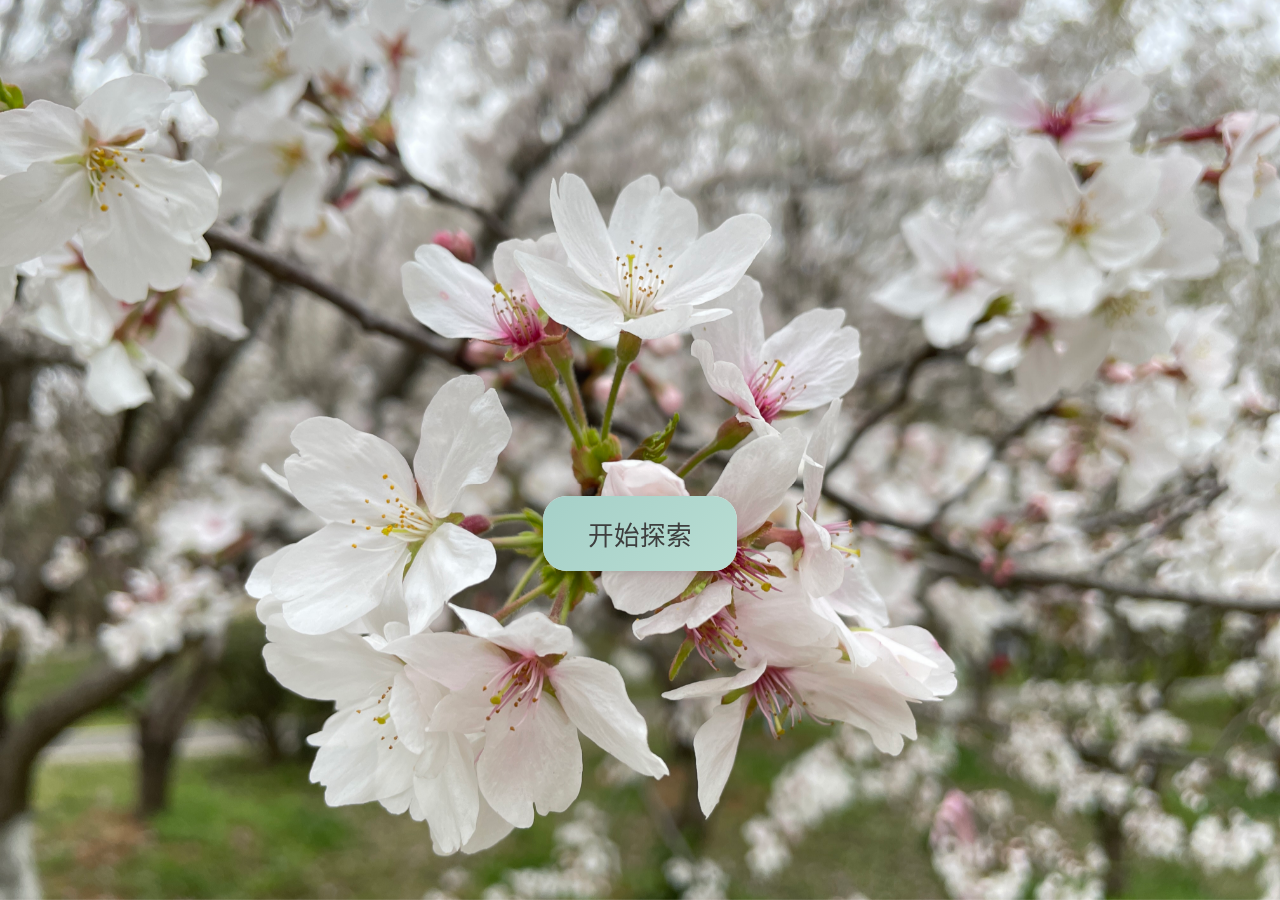
<file: index.html>
<!DOCTYPE html>
<html lang="zh-CN">
<head>
    <meta charset="UTF-8">
    <meta name="viewport" content="width=device-width, initial-scale=1.0">
    <title>珊珊的世界</title>
    <link rel="preconnect" href="https://fonts.googleapis.com">
    <link rel="preconnect" href="https://fonts.gstatic.com" crossorigin>
    <link href="https://fonts.googleapis.com/css2?family=Inter:wght@300;400;500&family=Poppins:wght@300;400;500&display=swap" rel="stylesheet">
    <style>
        /* 备用字体确保在本地也能正常显示 */
        body {
            font-family: -apple-system, BlinkMacSystemFont, 'Segoe UI', Roboto, 'Microsoft YaHei', sans-serif;
        }
    </style>
    <link rel="stylesheet" href="assets/css/main.css">
    <link rel="stylesheet" href="assets/css/responsive.css">
</head>
<body>
    <!-- 背景容器 -->
    <div class="background-container">
        <div class="hero-image"></div>
        <div class="grain-overlay"></div>
    </div>
    
    <!-- 主容器 -->
    <div class="home-container">
        <div class="content-wrapper">
            <!-- 动态标题 -->
            <h1 class="animated-title">
                <span class="char">欢</span>
                <span class="char">迎</span>
                <span class="char">来</span>
                <span class="char">到</span>
                <span class="char">珊</span>
                <span class="char">珊</span>
                <span class="char">的</span>
                <span class="char">世</span>
                <span class="char">界</span>
            </h1>
            
            <!-- 探索按钮 -->
            <button class="explore-btn" onclick="navigateToGallery()">
                开始探索
            </button>
        </div>
    </div>
    
    <script src="assets/js/home-transition.js"></script>
</body>
</html>
</file>
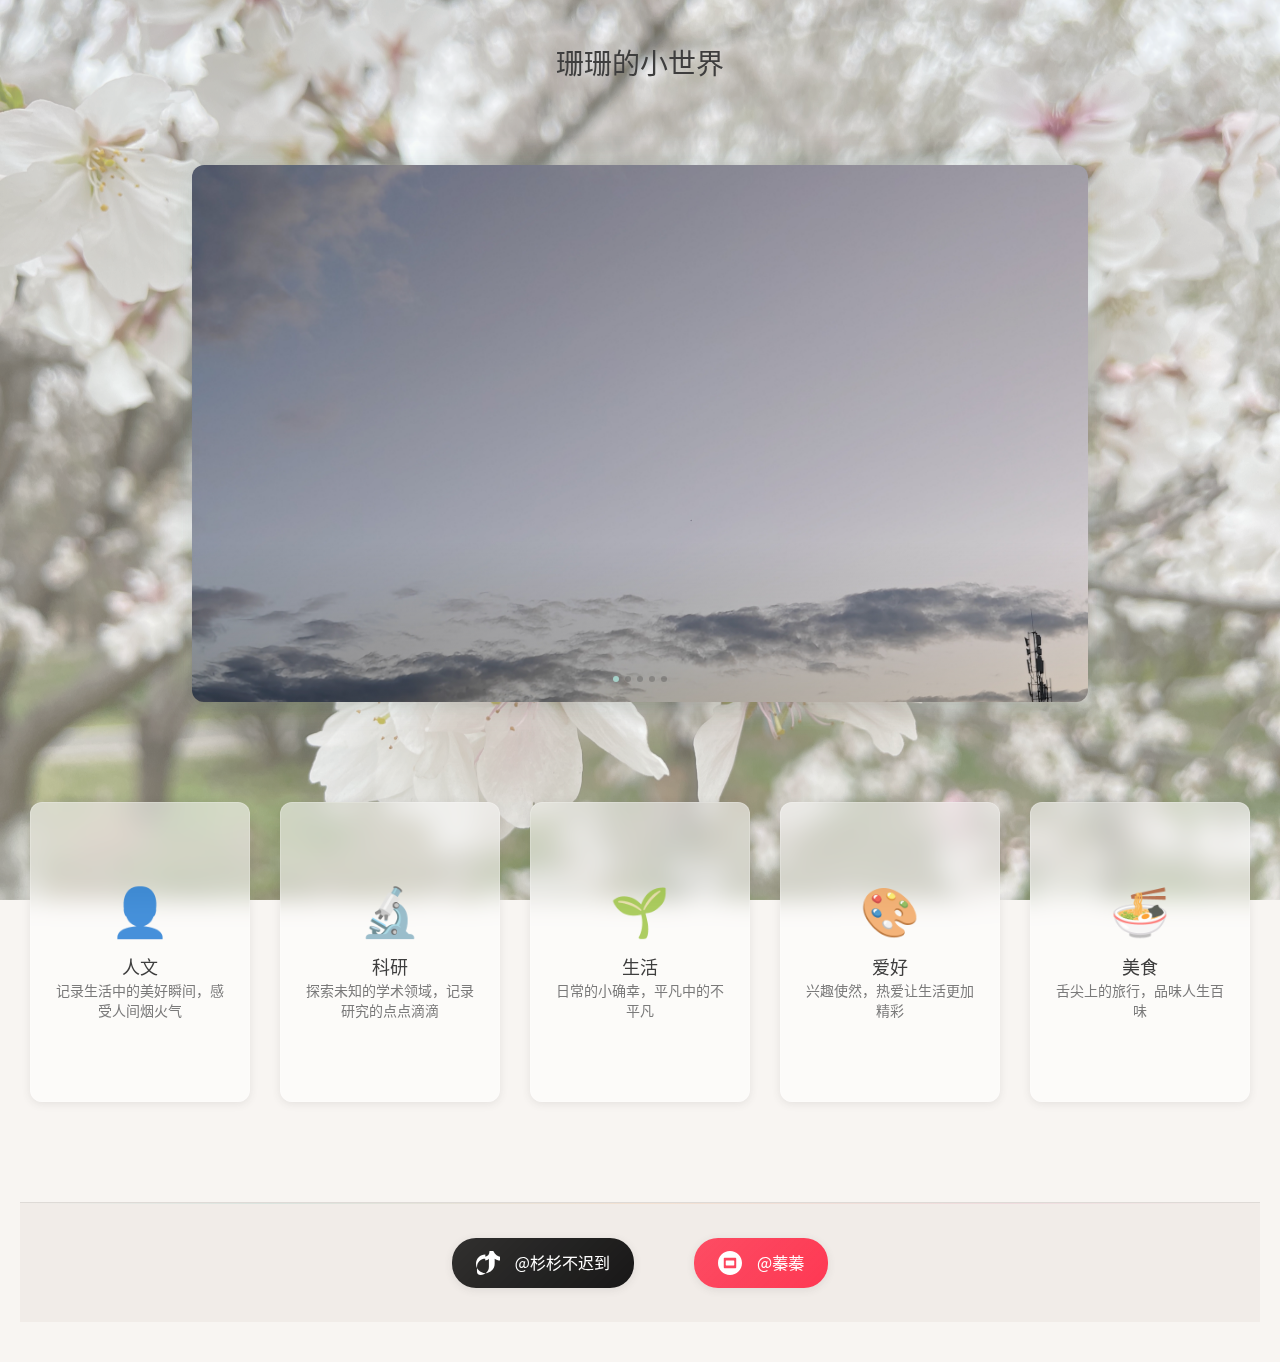
<file: gallery.html>
<!DOCTYPE html>
<html lang="zh-CN">
<head>
    <meta charset="UTF-8">
    <meta name="viewport" content="width=device-width, initial-scale=1.0">
    <title>珊珊的作品集</title>
    <link rel="preconnect" href="https://fonts.googleapis.com">
    <link rel="preconnect" href="https://fonts.gstatic.com" crossorigin>
    <link href="https://fonts.googleapis.com/css2?family=Inter:wght@300;400;500&family=Poppins:wght@300;400;500&display=swap" rel="stylesheet">
    <link rel="stylesheet" href="assets/css/main.css">
    <link rel="stylesheet" href="assets/css/responsive.css">
</head>
<body>
    <!-- 背景容器 -->
    <div class="background-container">
        <div class="hero-image"></div>
        <div class="grain-overlay"></div>
    </div>
    
    <!-- 画廊容器 -->
    <div class="gallery-container">
        <!-- 页面标题 -->
        <h2 class="gallery-title">珊珊的小世界</h2>
        
        <!-- 轮播图区域 -->
        <div class="carousel-container">
            <div class="carousel-wrapper">
                <div class="carousel-slide active">
                    <img src="assets/images/carousel/IMG_20250816_194758.jpg" alt="珊珊的摄影作品1" />
                </div>
                <div class="carousel-slide">
                    <img src="assets/images/carousel/IMG_20250816_194728.jpg" alt="珊珊的摄影作品2" />
                </div>
                <div class="carousel-slide">
                    <img src="assets/images/carousel/IMG_20250813_193802.jpg" alt="珊珊的摄影作品3" />
                </div>
                <div class="carousel-slide">
                    <img src="assets/images/carousel/IMG_20250813_194159.jpg" alt="珊珊的摄影作品4" />
                </div>
                <div class="carousel-slide">
                    <img src="assets/images/carousel/IMG_20250405_190539.jpg" alt="珊珊的摄影作品5" />
                </div>
            </div>
            
            <!-- 导航按钮 -->
            <button class="carousel-nav prev" onclick="changeSlide(-1)">‹</button>
            <button class="carousel-nav next" onclick="changeSlide(1)">›</button>
            
            <!-- 指示器 -->
            <div class="carousel-indicators">
                <div class="indicator active" onclick="goToSlide(0)"></div>
                <div class="indicator" onclick="goToSlide(1)"></div>
                <div class="indicator" onclick="goToSlide(2)"></div>
                <div class="indicator" onclick="goToSlide(3)"></div>
                <div class="indicator" onclick="goToSlide(4)"></div>
            </div>
        </div>
        
        <!-- 五大卡片 -->
        <div class="cards-grid">
            <div class="category-card" onclick="openModal('human')">
                <div class="card-icon">👤</div>
                <div class="card-content">
                    <h3 class="card-title">人文</h3>
                    <p class="card-description">记录生活中的美好瞬间，感受人间烟火气</p>
                </div>
            </div>
            
            <div class="category-card" onclick="openModal('research')">
                <div class="card-icon">🔬</div>
                <div class="card-content">
                    <h3 class="card-title">科研</h3>
                    <p class="card-description">探索未知的学术领域，记录研究的点点滴滴</p>
                </div>
            </div>
            
            <div class="category-card" onclick="openModal('life')">
                <div class="card-icon">🌱</div>
                <div class="card-content">
                    <h3 class="card-title">生活</h3>
                    <p class="card-description">日常的小确幸，平凡中的不平凡</p>
                </div>
            </div>
            
            <div class="category-card" onclick="openModal('hobby')">
                <div class="card-icon">🎨</div>
                <div class="card-content">
                    <h3 class="card-title">爱好</h3>
                    <p class="card-description">兴趣使然，热爱让生活更加精彩</p>
                </div>
            </div>
            
            <div class="category-card" onclick="openModal('food')">
                <div class="card-icon">🍜</div>
                <div class="card-content">
                    <h3 class="card-title">美食</h3>
                    <p class="card-description">舌尖上的旅行，品味人生百味</p>
                </div>
            </div>
        </div>
        
        <!-- 底部社交栏 -->
        <div class="social-bar">
            <a href="https://v.douyin.com/lqZfxQIH7tg" class="social-link douyin" target="_blank">
                <span class="social-icon">
                    <svg xmlns="http://www.w3.org/2000/svg" viewBox="0 0 512 512">
                        <path d="M368.07,0h-79.84c-1.74,73.43-31.15,113.09-91.47,120v83.41c32.4-3.42,58.18-15.8,78.65-36.51v168c0,97.26-79.07,176.33-176.33,176.33S22.75,432.17,22.75,334.91,101.82,158.58,199.08,158.58v-84C89.18,74.58,0,163.76,0,273.66,0,383.57,89.18,472.75,199.08,472.75S398.17,383.57,398.17,273.66V166.33c34.31,24.73,74.82,38.9,113.83,38.9V121.39C469.93,121.39,408.33,83.5,368.07,0Z"/>
                    </svg>
                </span>
                <span>@杉杉不迟到</span>
            </a>
            <a href="https://www.xiaohongshu.com/collection/item/68afbc3d0165000000000001?xhsshare=CopyLink&appuid=61cb29f6000000001000ccf1&apptime=1756348046" class="social-link xiaohongshu" target="_blank">
                <span class="social-icon">
                    <svg xmlns="http://www.w3.org/2000/svg" viewBox="0 0 512 512">
                        <path d="M256,0C114.84,0,0,114.84,0,256S114.84,512,256,512,512,397.16,512,256,397.16,0,256,0ZM388.75,347.52c0,11.76-9.6,21.36-21.36,21.36H144.61c-11.76,0-21.36-9.6-21.36-21.36V164.48c0-11.76,9.6-21.36,21.36-21.36h222.78c11.76,0,21.36,9.6,21.36,21.36Zm-52.8-146.88H176.05c-5.88,0-10.68,4.8-10.68,10.68v89.76c0,5.88,4.8,10.68,10.68,10.68h159.9c5.88,0,10.68-4.8,10.68-10.68V211.32C346.63,205.44,341.83,200.64,335.95,200.64Z"/>
                    </svg>
                </span>
                <span>@蓁蓁</span>
            </a>
        </div>
    </div>
    
    <!-- 模态框 -->
    <div class="modal-overlay" id="modalOverlay">
        <div class="modal-content">
            <div class="modal-header">
                <h3 class="modal-title" id="modalTitle">文件夹标题</h3>
                <button class="close-btn" onclick="closeModal()">×</button>
            </div>
            <div class="modal-body">
                <div class="masonry-grid" id="masonryGrid">
                    <!-- 动态加载内容 -->
                </div>
            </div>
        </div>
    </div>

    <script src="assets/js/gallery-carousel.js"></script>
    <script src="assets/js/modal-gallery.js"></script>
</body>
</html>
</file>
<file: assets/css/main.css>
/* ===== 根变量和重置 ===== */
:root {
    /* 色彩系统 */
    --bg-primary: #F8F5F2;      /* 杏仁奶白 */
    --bg-secondary: #F1ECE8;    /* 更暖一点的纸纹色 */
    --accent-mint: #A5D0C8;     /* 薄荷雾 */
    --accent-orange: #F7C8A0;   /* 杏仁橘 */
    --accent-rose: #E9B4C7;     /* 淡玫瑰 */
    --text-primary: #3E3E3E;    /* 深石墨 */
    --text-secondary: #7A7A7A;  /* 次文本 */
    --shadow-color: rgba(62, 62, 62, 0.1); /* 10% 透明度的石墨色 */
    
    /* 字体系统 */
    --font-chinese: 'Noto Sans CJK SC', 'Source Han Sans CN', 'PingFang SC', 'Microsoft YaHei', sans-serif;
    --font-english: 'Inter', 'Poppins', -apple-system, BlinkMacSystemFont, 'Segoe UI', Roboto, sans-serif;
    
    /* 尺寸系统 */
    --radius-small: 8px;
    --radius-medium: 12px;
    --radius-large: 24px;
    --shadow-light: 0 2px 8px var(--shadow-color);
    --shadow-medium: 0 4px 16px var(--shadow-color);
    --shadow-heavy: 0 8px 32px var(--shadow-color);
    --shadow-glow: 0 0 30px rgba(165, 208, 200, 0.2);
    
    /* 动画变量 */
    --transition-smooth: all 0.3s cubic-bezier(0.4, 0, 0.2, 1);
    --animation-float: float 6s ease-in-out infinite;
}

* {
    margin: 0;
    padding: 0;
    box-sizing: border-box;
}

html {
    scroll-behavior: smooth;
}

body {
    font-family: var(--font-chinese);
    color: var(--text-primary);
    line-height: 1.6;
    background-color: var(--bg-primary);
    overflow-x: hidden;
}

/* ===== 背景系统 ===== */
.background-container {
    position: fixed;
    top: 0;
    left: 0;
    width: 100%;
    height: 100%;
    z-index: 0;
}

.hero-image {
    position: absolute;
    top: 0;
    left: 0;
    width: 100%;
    height: 100%;
    background: url('../images/backgrounds/aee6964a98bf11cb68b41fac266eebef.JPG') center center / cover no-repeat;
    z-index: 1;
}

.grain-overlay {
    display: none;
}

@keyframes kenBurns {
    0% {
        transform: scale(1) translateX(0);
        opacity: 0.08;
    }
    50% {
        opacity: 0.12;
    }
    100% {
        transform: scale(1.05) translateX(-2%);
        opacity: 0.08;
    }
}

/* ===== 首页样式 ===== */
.home-container {
    min-height: 100vh;
    display: flex;
    align-items: center;
    justify-content: center;
    position: relative;
    z-index: 1;
}

.content-wrapper {
    text-align: center;
    animation: contentFadeIn 1.5s ease-out;
}

.animated-title {
    font-size: 128px;
    font-weight: 700;
    margin-bottom: 60px;
    font-family: "Microsoft YaHei", "微软雅黑", sans-serif;
    color: #FFFFFF;
    text-shadow: 2px 2px 4px rgba(0, 0, 0, 0.2);
    animation: breathing 6s ease-in-out infinite;
    letter-spacing: 0.02em;
    opacity: 1;
    visibility: visible;
    display: block;
    position: relative;
    z-index: 3;
    line-height: 1.2;
    max-width: 90vw;
    margin-left: auto;
    margin-right: auto;
}

.animated-title .char {
    display: inline-block;
    opacity: 0;
    animation: charFadeIn 0.8s ease-out forwards;
    color: inherit;
    text-shadow: inherit;
}

.animated-title .char:nth-child(1) { animation-delay: 0.1s; }
.animated-title .char:nth-child(2) { animation-delay: 0.2s; }
.animated-title .char:nth-child(3) { animation-delay: 0.3s; }
.animated-title .char:nth-child(4) { animation-delay: 0.4s; }
.animated-title .char:nth-child(5) { animation-delay: 0.5s; }
.animated-title .char:nth-child(6) { animation-delay: 0.6s; }
.animated-title .char:nth-child(7) { animation-delay: 0.7s; }
.animated-title .char:nth-child(8) { animation-delay: 0.8s; }
.animated-title .char:nth-child(9) { animation-delay: 0.9s; }

.explore-btn {
    background: rgba(255, 255, 255, 0.9);
    border: none;
    border-radius: var(--radius-large);
    padding: 20px 48px;
    font-size: 24px;
    font-weight: 500;
    color: var(--text-primary);
    cursor: pointer;
    transition: all 0.3s cubic-bezier(0.25, 0.8, 0.25, 1);
    font-family: "Microsoft YaHei", "微软雅黑", sans-serif;
    position: relative;
    overflow: hidden;
    backdrop-filter: blur(5px);
    z-index: 2;
    box-shadow: 0 2px 8px rgba(0, 0, 0, 0.1);
}

.explore-btn::before {
    content: '';
    position: absolute;
    top: 0;
    left: 0;
    right: 0;
    bottom: 0;
    background: linear-gradient(135deg, var(--accent-mint) 0%, #B9DDD3 100%);
    transform: scale(1);
    transition: transform 0.3s cubic-bezier(0.25, 0.8, 0.25, 1);
    z-index: -1;
}

.explore-btn:hover::before {
    transform: scale(1.05);
}

.explore-btn:hover {
    box-shadow: var(--shadow-medium);
    transform: translateY(-1px);
}

.explore-btn:active {
    transform: translateY(0);
    transition: transform 0.1s;
}

/* ===== 动画定义 ===== */
@keyframes contentFadeIn {
    from {
        opacity: 0;
        transform: translateY(30px);
    }
    to {
        opacity: 1;
        transform: translateY(0);
    }
}

@keyframes charFadeIn {
    0% {
        opacity: 0;
        transform: translateY(20px);
        visibility: visible;
    }
    100% {
        opacity: 1;
        transform: translateY(0);
        visibility: visible;
    }
}

@keyframes breathing {
    0%, 100% {
        text-shadow: 2px 2px 8px rgba(62, 62, 62, 0.15), 
                     0 0 20px rgba(165, 208, 200, 0.3),
                     0 0 40px rgba(247, 200, 160, 0.2);
        transform: translateY(0) scale(1);
    }
    50% {
        text-shadow: 3px 3px 12px rgba(62, 62, 62, 0.2), 
                     0 0 30px rgba(165, 208, 200, 0.4),
                     0 0 60px rgba(247, 200, 160, 0.3);
        transform: translateY(-4px) scale(1.005);
    }
}

/* ===== 页面切换动画 ===== */
.page-transition-out {
    animation: foldOut 1s cubic-bezier(0.25, 0.8, 0.25, 1) forwards;
}

@keyframes foldOut {
    0% {
        transform: rotateX(0deg) scale(1);
        opacity: 1;
    }
    50% {
        transform: rotateX(-15deg) scale(0.95);
        opacity: 0.7;
    }
    100% {
        transform: rotateX(-90deg) scale(0.8);
        opacity: 0;
    }
}

/* ===== Gallery 页面基础样式 ===== */
.gallery-container {
    min-height: 100vh;
    padding: 40px 20px;
    display: flex;
    flex-direction: column;
    align-items: center;
    gap: 60px;
}

.gallery-title {
    font-size: 28px;
    font-weight: 300;
    text-align: center;
    margin-bottom: 20px;
}

/* ===== 装饰性背景 ===== */
.gallery-container {
    position: relative;
    background-color: rgba(248, 245, 242, 0.4);  /* 降低主容器背景色不透明度 */
}

.gallery-container::before {
    content: '';
    position: fixed;
    top: 0;
    left: 0;
    width: 100%;
    height: 100%;
    background: url('../images/backgrounds/aee6964a98bf11cb68b41fac266eebef.JPG') center/cover no-repeat;
    opacity: 0.6;  /* 背景图片60%透明度 */
    z-index: -1;
    pointer-events: none;
}

/* 卡片装饰效果增强 */
.category-card {
    position: relative;
    overflow: hidden;
}

.category-card::before {
    content: '';
    position: absolute;
    top: -50%;
    left: -50%;
    width: 200%;
    height: 200%;
    background: radial-gradient(circle at center, 
        rgba(165, 208, 200, 0.1) 0%,
        rgba(247, 200, 160, 0.1) 30%,
        rgba(233, 180, 199, 0.1) 60%,
        transparent 70%
    );
    transform: rotate(-45deg);
    opacity: 0;
    transition: var(--transition-smooth);
}

.category-card:hover::before {
    opacity: 1;
    transform: rotate(0deg);
}

.category-card::after {
    content: '';
    position: absolute;
    top: 0;
    left: 0;
    right: 0;
    bottom: 0;
    border: 1px solid rgba(255, 255, 255, 0.3);
    border-radius: var(--radius-medium);
    opacity: 0;
    transition: var(--transition-smooth);
}

.category-card:hover::after {
    opacity: 1;
    transform: scale(0.96);
}

/* ===== 轮播图样式 ===== */
.carousel-container {
    width: 70vw;
    height: 42vw;
    max-width: 1200px;
    min-width: 300px;
    position: relative;
    border-radius: var(--radius-medium);
    overflow: hidden;
    box-shadow: var(--shadow-medium), var(--shadow-glow);
}

.carousel-wrapper {
    position: relative;
    width: 100%;
    height: 100%;
}

.carousel-wrapper {
    position: relative;
    width: 100%;
    height: 100%;
    overflow: hidden;
}

.carousel-slide {
    position: absolute;
    top: 0;
    left: 0;
    width: 100%;
    height: 100%;
    opacity: 0;
    transition: opacity 0.5s ease-in-out;
}

.carousel-slide.active {
    opacity: 1;
}

.carousel-slide img {
    width: 100%;
    height: 100%;
    object-fit: cover;
}

.carousel-slide img {
    width: 100%;
    height: 100%;
    object-fit: cover;
}

.carousel-slide::after {
    content: '';
    position: absolute;
    top: 0;
    left: 0;
    right: 0;
    bottom: 0;
    background: linear-gradient(
        to bottom,
        transparent 70%,
        rgba(0, 0, 0, 0.2)
    );
    pointer-events: none;
}

@keyframes slideKenBurns {
    0% {
        transform: scale(1);
    }
    100% {
        transform: scale(1.03);
    }
}

.carousel-nav {
    position: absolute;
    top: 50%;
    transform: translateY(-50%);
    background: rgba(255, 255, 255, 0.8);
    backdrop-filter: blur(6px);
    border: none;
    width: 40px;
    height: 40px;
    border-radius: 50%;
    cursor: pointer;
    opacity: 0;
    transition: opacity 0.3s ease;
    display: flex;
    align-items: center;
    justify-content: center;
    font-size: 18px;
    color: var(--text-primary);
}

.carousel-container:hover .carousel-nav {
    opacity: 1;
}

.carousel-nav.prev {
    left: 20px;
}

.carousel-nav.next {
    right: 20px;
}

.carousel-nav:hover {
    background: rgba(255, 255, 255, 0.95);
    transform: translateY(-50%) scale(1.1);
}

.carousel-indicators {
    position: absolute;
    bottom: 20px;
    left: 50%;
    transform: translateX(-50%);
    display: flex;
    gap: 6px;
}

.indicator {
    width: 6px;
    height: 6px;
    border-radius: 50%;
    background: rgba(62, 62, 62, 0.3);
    cursor: pointer;
    transition: background 0.3s ease;
}

.indicator.active {
    background: var(--accent-mint);
}

/* ===== 卡片网格样式 ===== */
.cards-grid {
    display: grid;
    grid-template-columns: repeat(5, 220px);
    gap: 30px;
    justify-content: center;
    margin: 40px 0;
}

.category-card {
    width: 220px;
    height: 300px;
    background: rgba(255, 255, 255, 0.55);
    backdrop-filter: blur(12px);
    border-radius: var(--radius-medium);
    padding: 30px 20px;
    text-align: center;
    cursor: pointer;
    transition: all 0.3s cubic-bezier(0.25, 0.8, 0.25, 1);
    box-shadow: var(--shadow-light);
    display: flex;
    flex-direction: column;
    align-items: center;
    justify-content: center;
    gap: 20px;
    border: 1px solid rgba(255, 255, 255, 0.2);
}

.category-card:hover {
    transform: translateY(-6px);
    box-shadow: var(--shadow-heavy);
    background: rgba(255, 255, 255, 0.8);
}

.card-icon {
    font-size: 48px;
    line-height: 1;
    opacity: 0.8;
}

.card-title {
    font-size: 18px;
    font-weight: 500;
    color: var(--text-primary);
}

.card-description {
    font-size: 14px;
    color: var(--text-secondary);
    line-height: 1.4;
}

/* ===== 底部社交栏 ===== */
.social-bar {
    width: 100%;
    height: 120px;
    background: var(--bg-secondary);
    display: flex;
    align-items: center;
    justify-content: center;
    gap: 60px;
    margin-top: auto;
    border-top: 1px solid rgba(62, 62, 62, 0.1);
    position: relative;
    overflow: hidden;
}

.social-bar::before {
    content: '';
    position: absolute;
    top: 0;
    left: 0;
    width: 100%;
    height: 1px;
    background: linear-gradient(
        to right,
        transparent,
        var(--accent-mint) 20%,
        var(--accent-orange) 50%,
        var(--accent-rose) 80%,
        transparent
    );
    opacity: 0.3;
}

.social-link {
    display: flex;
    align-items: center;
    gap: 15px;
    text-decoration: none;
    color: var(--text-primary);
    transition: all 0.3s cubic-bezier(0.25, 0.8, 0.25, 1);
    font-size: 16px;
    padding: 12px 24px;
    border-radius: var(--radius-large);
    background: rgba(255, 255, 255, 0.8);
    backdrop-filter: blur(6px);
    box-shadow: var(--shadow-light);
}

.social-link:hover {
    transform: translateY(-2px);
    box-shadow: var(--shadow-medium);
}

.social-link.douyin {
    background: linear-gradient(135deg, rgba(0, 0, 0, 0.8), rgba(0, 0, 0, 0.9));
    color: white;
}

.social-link.douyin:hover {
    background: linear-gradient(135deg, rgba(0, 0, 0, 0.9), rgba(0, 0, 0, 1));
}

.social-link.xiaohongshu {
    background: linear-gradient(135deg, rgba(255, 36, 66, 0.8), rgba(255, 36, 66, 0.9));
    color: white;
}

.social-link.xiaohongshu:hover {
    background: linear-gradient(135deg, rgba(255, 36, 66, 0.9), rgba(255, 36, 66, 1));
}

.social-icon {
    width: 24px;
    height: 24px;
    display: flex;
    align-items: center;
    justify-content: center;
}

.social-icon svg {
    width: 100%;
    height: 100%;
    fill: currentColor;
}

/* ===== 模态框样式 ===== */
.modal-overlay {
    position: fixed;
    top: 0;
    left: 0;
    width: 100%;
    height: 100%;
    background: rgba(62, 62, 62, 0.1);
    backdrop-filter: blur(6px);
    display: flex;
    align-items: center;
    justify-content: center;
    z-index: 1000;
    opacity: 0;
    visibility: hidden;
    transition: all 0.3s ease;
}

.modal-overlay.active {
    opacity: 1;
    visibility: visible;
}

.modal-content {
    width: 90vw;
    height: 90vh;
    background: var(--bg-primary);
    border-radius: var(--radius-medium);
    overflow: hidden;
    transform: scale(0.8);
    transition: transform 0.3s cubic-bezier(0.25, 0.8, 0.25, 1);
    box-shadow: var(--shadow-heavy), var(--shadow-glow);
}

.modal-overlay.active .modal-content {
    transform: scale(1);
}

.modal-header {
    height: 48px;
    background: var(--bg-secondary);
    display: flex;
    align-items: center;
    justify-content: space-between;
    padding: 0 20px;
    border-bottom: 1px solid rgba(62, 62, 62, 0.1);
    position: relative;
    overflow: hidden;
}

.modal-header::after {
    content: '';
    position: absolute;
    bottom: 0;
    left: 0;
    width: 100%;
    height: 1px;
    background: linear-gradient(
        to right,
        transparent,
        var(--accent-mint) 20%,
        var(--accent-orange) 50%,
        var(--accent-rose) 80%,
        transparent
    );
    opacity: 0.2;
}

.modal-title {
    font-size: 18px;
    font-weight: 500;
}

.close-btn {
    background: none;
    border: none;
    font-size: 24px;
    cursor: pointer;
    color: var(--text-secondary);
    transition: color 0.3s ease;
    padding: 5px;
    border-radius: 50%;
}

.close-btn:hover {
    color: var(--text-primary);
    background: rgba(62, 62, 62, 0.05);
}

.modal-body {
    height: calc(90vh - 48px);
    overflow-y: auto;
    padding: 20px;
}

/* ===== 瀑布流样式 ===== */
.masonry-grid {
    display: grid;
    grid-template-columns: repeat(auto-fill, minmax(250px, 1fr));
    gap: 20px;
    padding: 20px 0;
}

.media-item {
    border-radius: var(--radius-small);
    overflow: hidden;
    cursor: pointer;
    transition: transform 0.3s ease;
    box-shadow: var(--shadow-light);
    position: relative;
    overflow: hidden;
}

.media-item::before {
    content: '';
    position: absolute;
    top: 0;
    left: 0;
    right: 0;
    bottom: 0;
    background: linear-gradient(
        45deg,
        transparent,
        rgba(255, 255, 255, 0.1)
    );
    opacity: 0;
    transition: var(--transition-smooth);
}

.media-item:hover::before {
    opacity: 1;
}

.media-item:hover {
    transform: scale(1.02);
    box-shadow: var(--shadow-medium);
}

.media-item img,
.media-item video {
    width: 100%;
    height: auto;
    display: block;
}

.media-item video {
    aspect-ratio: 16/9;
    object-fit: cover;
}

/* ===== 响应式媒体查询基础 ===== */
@media (prefers-reduced-motion: reduce) {
    * {
        animation-duration: 0.01ms !important;
        animation-iteration-count: 1 !important;
        transition-duration: 0.01ms !important;
    }
    
    .hero-image {
        animation: none;
    }
    
    .animated-title {
        animation: none;
    }
    
    .carousel-slide.active {
        animation: none;
    }
}
</file>
<file: assets/css/responsive.css>
/* ===== 响应式设计 ===== */

/* 大屏桌面 (≥1200px) - 默认样式已在main.css中定义 */

/* 平板 (901px - 1199px) */
@media (max-width: 1199px) and (min-width: 901px) {
    .carousel-container {
        height: 50vw;
    }
    
    .cards-grid {
        grid-template-columns: repeat(3, 180px) repeat(2, 180px);
        grid-template-rows: repeat(2, 240px);
        gap: 20px;
        max-width: 600px;
    }
    
    .category-card {
        width: 180px;
        height: 240px;
        padding: 20px 15px;
    }
    
    .card-icon {
        font-size: 40px;
    }
    
    .card-title {
        font-size: 16px;
    }
    
    .card-description {
        font-size: 13px;
    }
    
    .animated-title {
        font-size: 96px;
    }
    
    .gallery-title {
        font-size: 26px;
    }
}

/* 小屏平板/大手机 (601px - 900px) */
@media (max-width: 900px) and (min-width: 601px) {
    .carousel-container {
        width: 85vw;
        height: 51vw;
        min-height: 250px;
    }
    
    .cards-grid {
        grid-template-columns: repeat(2, 200px);
        gap: 25px;
        margin: 30px 0;
    }
    
    .category-card {
        width: 200px;
        height: 260px;
        padding: 25px 18px;
    }
    
    .card-icon {
        font-size: 42px;
    }
    
    .animated-title {
        font-size: 84px;
        margin-bottom: 35px;
    }
    
    .gallery-title {
        font-size: 24px;
    }
    
    .social-bar {
        gap: 30px;
    }
    
    .gallery-container {
        padding: 30px 15px;
        gap: 40px;
    }
    
    .masonry-grid {
        grid-template-columns: repeat(auto-fill, minmax(200px, 1fr));
        gap: 15px;
    }
}

/* 手机 (≤600px) */
@media (max-width: 600px) {
    .carousel-container {
        width: 90vw;
        height: 60vw;
        min-height: 200px;
    }
    
    .cards-grid {
        grid-template-columns: 1fr;
        gap: 15px;
        margin: 25px 0;
        max-width: 300px;
    }
    
    .category-card {
        width: 85vw;
        height: 120px;
        max-width: 300px;
        padding: 15px 20px;
        flex-direction: row;
        justify-content: flex-start;
        text-align: left;
    }
    
    .card-icon {
        font-size: 36px;
        margin-right: 15px;
        flex-shrink: 0;
    }
    
    .card-content {
        display: flex;
        flex-direction: column;
        gap: 5px;
        flex: 1;
    }
    
    .card-title {
        font-size: 16px;
        margin: 0;
    }
    
    .card-description {
        font-size: 12px;
        line-height: 1.3;
    }
    
    .animated-title {
        font-size: 72px;
        margin-bottom: 30px;
    }
    
    .gallery-title {
        font-size: 22px;
    }
    
    .explore-btn {
        padding: 12px 28px;
        font-size: 15px;
    }
    
    .social-bar {
        gap: 20px;
        padding: 20px;
        height: auto;
        flex-direction: column;
    }
    
    .social-link {
        width: 100%;
        max-width: 300px;
        justify-content: center;
        font-size: 14px;
        padding: 16px 24px;
    }
    
    .social-icon {
        width: 20px;
        height: 20px;
    }
    
    .gallery-container {
        padding: 20px 10px;
        gap: 30px;
    }
    
    .modal-content {
        width: 95vw;
        height: 95vh;
    }
    
    .modal-body {
        padding: 15px;
        height: calc(95vh - 48px);
    }
    
    .masonry-grid {
        grid-template-columns: repeat(auto-fill, minmax(150px, 1fr));
        gap: 12px;
    }
    
    .lightbox-nav.prev {
        left: -60px;
    }
    
    .lightbox-nav.next {
        right: -60px;
    }
    
    .lightbox-close {
        top: -40px;
        right: 10px;
    }
    
    .carousel-nav {
        width: 35px;
        height: 35px;
        font-size: 16px;
    }
    
    .carousel-nav.prev {
        left: 10px;
    }
    
    .carousel-nav.next {
        right: 10px;
    }
    
    .carousel-indicators {
        bottom: 15px;
    }
}

/* 超小屏 (≤400px) */
@media (max-width: 400px) {
    .animated-title {
        font-size: 60px;
    }
    
    .category-card {
        width: 90vw;
        height: 100px;
        padding: 12px 15px;
    }
    
    .card-icon {
        font-size: 30px;
        margin-right: 12px;
    }
    
    .card-title {
        font-size: 14px;
    }
    
    .card-description {
        font-size: 11px;
    }
    
    .explore-btn {
        padding: 10px 24px;
        font-size: 14px;
    }
    
    .carousel-container {
        height: 65vw;
    }
    
    .social-link {
        font-size: 13px;
    }
    
    .masonry-grid {
        grid-template-columns: repeat(auto-fill, minmax(120px, 1fr));
        gap: 10px;
    }
    
    .lightbox-nav {
        width: 40px;
        height: 40px;
        font-size: 20px;
    }
    
    .lightbox-nav.prev {
        left: 10px;
    }
    
    .lightbox-nav.next {
        right: 10px;
    }
    
    .lightbox-close {
        top: 10px;
        right: 10px;
        width: 35px;
        height: 35px;
        font-size: 20px;
    }
}

/* 高度较小的屏幕优化 */
@media (max-height: 600px) {
    .home-container {
        min-height: 100vh;
        padding: 20px 0;
    }
    
    .animated-title {
        margin-bottom: 25px;
    }
    
    .gallery-container {
        gap: 30px;
    }
}

/* 横屏手机优化 */
@media (max-height: 500px) and (max-width: 900px) {
    .carousel-container {
        height: 40vh;
        max-height: 200px;
    }
    
    .animated-title {
        font-size: 54px;
        margin-bottom: 20px;
    }
    
    .category-card {
        height: 80px;
        padding: 10px 15px;
    }
    
    .card-icon {
        font-size: 24px;
        margin-right: 10px;
    }
    
    .modal-content {
        width: 98vw;
        height: 90vh;
    }
}

/* 触摸设备优化 */
@media (hover: none) and (pointer: coarse) {
    .carousel-nav {
        opacity: 0.7;
    }
    
    .category-card:hover {
        transform: none;
    }
    
    .category-card:active {
        transform: translateY(-3px);
        transition: transform 0.1s;
    }
    
    .explore-btn:hover {
        transform: none;
    }
    
    .explore-btn:active {
        transform: scale(0.98);
    }
    
    .media-item:hover {
        transform: none;
    }
    
    .media-item:active {
        transform: scale(0.98);
    }
    
    /* 手机端确保触摸区域足够大 */
    .carousel-nav {
        min-width: 44px;
        min-height: 44px;
    }
    
    .indicator {
        min-width: 44px;
        min-height: 44px;
        display: flex;
        align-items: center;
        justify-content: center;
    }
    
    .indicator::before {
        content: '';
        width: 6px;
        height: 6px;
        border-radius: 50%;
        background: rgba(62, 62, 62, 0.3);
        transition: background 0.3s ease;
    }
    
    .indicator.active::before {
        background: var(--accent-mint);
    }
}

/* 打印优化 */
@media print {
    .background-container,
    .carousel-nav,
    .social-bar,
    .modal-overlay {
        display: none !important;
    }
    
    body {
        background: white !important;
        color: black !important;
    }
    
    .category-card {
        background: white !important;
        border: 1px solid #ccc !important;
        box-shadow: none !important;
    }
}

/* 高对比度模式 */
@media (prefers-contrast: high) {
    :root {
        --text-primary: #000000;
        --text-secondary: #333333;
        --bg-primary: #FFFFFF;
        --bg-secondary: #F0F0F0;
        --shadow-color: rgba(0, 0, 0, 0.3);
    }
    
    .category-card {
        border: 2px solid var(--text-primary);
    }
    
    .explore-btn {
        border: 2px solid var(--text-primary);
    }
} 

/* 响应式调整 */
/* 超大屏幕 */
@media screen and (min-width: 2560px) {
    .animated-title {
        font-size: 4vw;
    }
    .explore-btn {
        font-size: 1vw;
        padding: 0.8vw 2vw;
    }
}

/* 大屏幕 */
@media screen and (min-width: 1920px) and (max-width: 2559px) {
    .animated-title {
        font-size: 5vw;
    }
    .explore-btn {
        font-size: 1.2vw;
        padding: 1vw 2.5vw;
    }
}

/* 桌面端大屏幕 */
@media screen and (min-width: 1400px) and (max-width: 1919px) {
    .animated-title {
        font-size: 6vw;
    }
    .explore-btn {
        font-size: 1.5vw;
        padding: 1.2vw 3vw;
    }
}

/* 桌面端普通屏幕 */
@media screen and (max-width: 1399px) {
    .animated-title {
        font-size: 7vw;
    }
    .explore-btn {
        font-size: 2vw;
        padding: 1.5vw 3.5vw;
    }
}

/* 平板设备 */
@media screen and (max-width: 900px) {
    .animated-title {
        font-size: 8vw;
        letter-spacing: 0.02em;
    }
    .explore-btn {
        font-size: 3vw;
        padding: 2vw 4vw;
    }
    .cards-grid {
        grid-template-columns: repeat(2, 220px);
    }
    .carousel-container {
        height: 50vw;
    }
}

/* 手机端 */
@media screen and (max-width: 600px) {
    .animated-title {
        font-size: 10vw;
        margin-bottom: 30px;
        letter-spacing: 0.01em;
    }
    .explore-btn {
        font-size: 5vw;
        padding: 3vw 6vw;
    }
    .cards-grid {
        grid-template-columns: 1fr;
    }
    .carousel-container {
        height: 60vw;
    }
    .social-bar {
        flex-direction: column;
        height: auto;
        padding: 20px;
    }
    .social-link {
        width: 100%;
        justify-content: center;
    }
    .back-home-btn {
        font-size: 4vw;
        padding: 2vw 4vw;
        left: 15px;
        bottom: 15px;
    }
}

/* 小型手机 */
@media screen and (max-width: 400px) {
    .animated-title {
        font-size: 12vw;
    }
    .explore-btn {
        font-size: 6vw;
        padding: 4vw 8vw;
    }
}

/* 处理较小高度的屏幕 */
@media screen and (max-height: 600px) {
    .animated-title {
        font-size: 72px;
        margin-bottom: 30px;
    }
    
    .explore-btn {
        padding: 14px 32px;
        font-size: 18px;
    }
}
</file>
